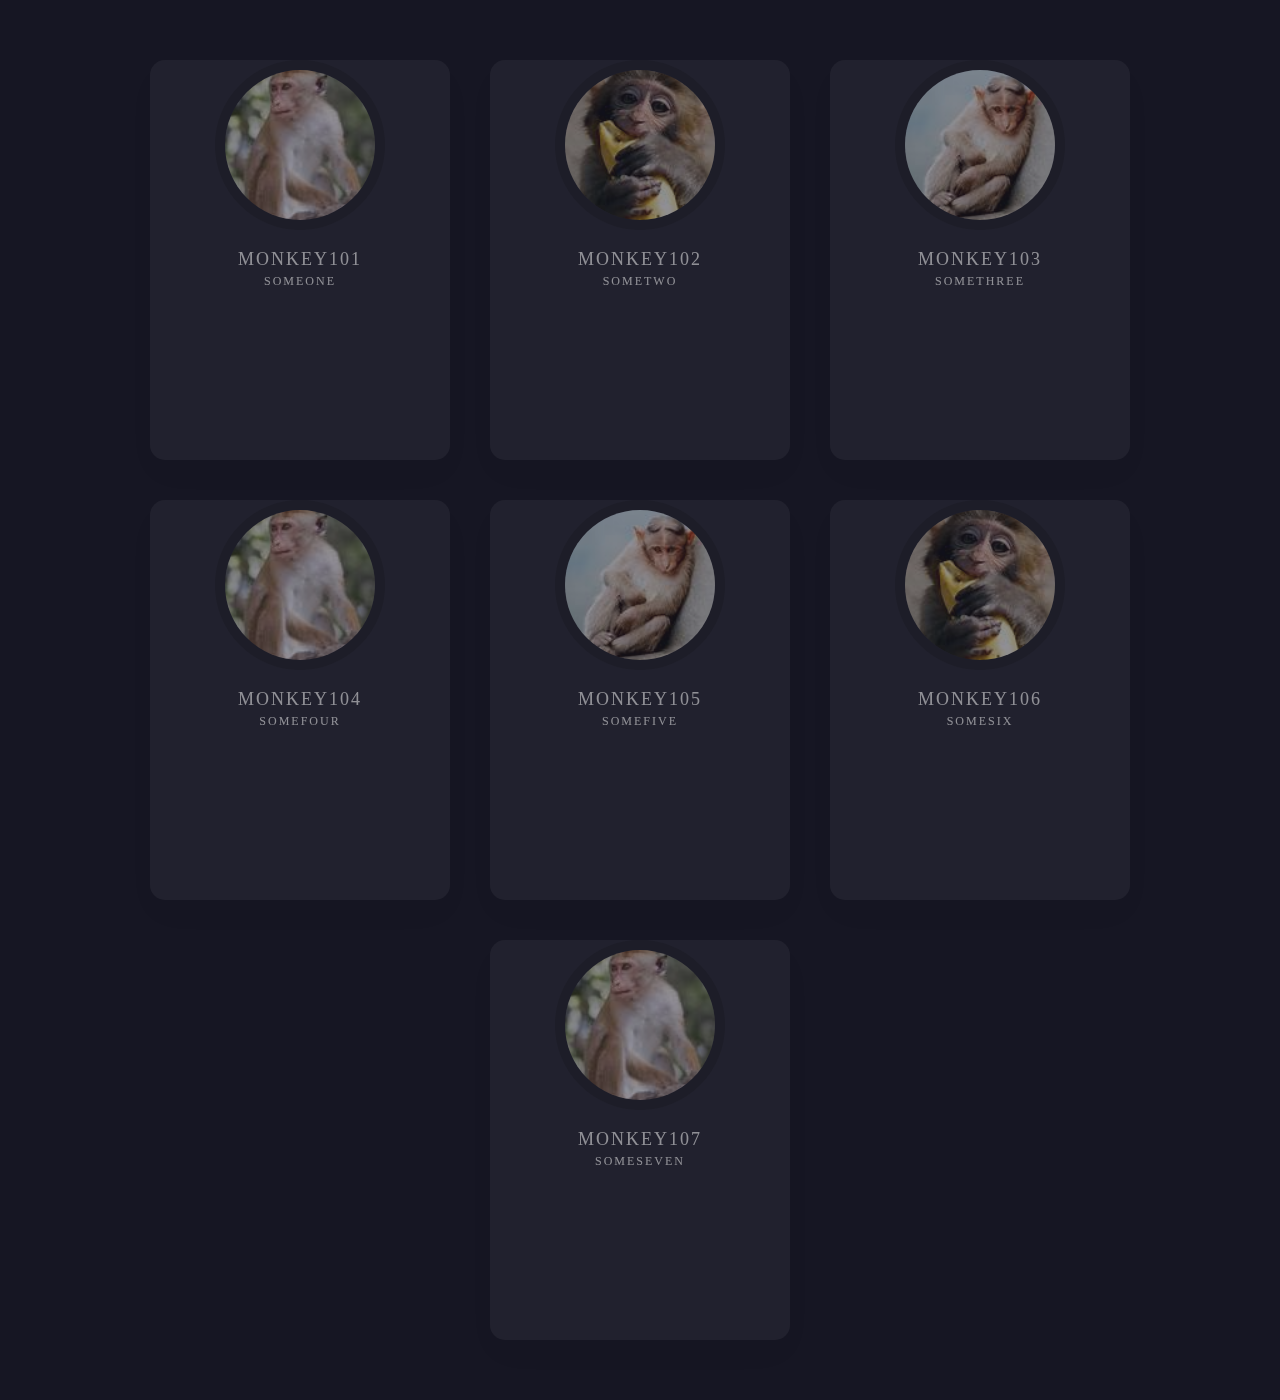
<file: our_team.html>
<!DOCTYPE html>
<html lang="en">
<head>
    <meta charset="UTF-8">
    <meta http-equiv="X-UA-Compatible" content="IE=edge">
    <meta name="viewport" content="width=device-width, initial-scale=1.0">
    <title>OUR TEAM</title>
    <link rel="stylesheet" href="https://stackpath.bootstrapcdn.com/font-awesome/4.7.0/css/font-awesome.min.css" integrity="sha384-wvfXpqpZZVQGK6TAh5PVlGOfQNHSoD2xbE+QkPxCAFlNEevoEH3Sl0sibVcOQVnN" crossorigin="anonymous">
    <link rel="stylesheet" href="OT.css">

</head>
<body>
    <section class="pop">
        <div class="container">
            <div class="card">
            <div class="content">
                <div class="imgBX"><img src="p1.jpg" alt=""></div>
                <div class="contentBX">
                    <h3>MONKEY101<br><span>SOMEONE</span></h3>

                </div>
            </div>
            <ul class="sci">
                <li style="--i:1">
                       <a href="#" target="_blank"><i class="fa fa-facebook" aria-hidden="true"></i></a>
                </li>
                <li style="--i:2">
                    <a href="#" target="_blank"><i class="fa fa-instagram" aria-hidden="true"></i></a>
                </li>
                <li style="--i:3">
                    <a href="#" target="_blank"><i class="fa fa-linkedin" aria-hidden="true"></i></a>
                </li>
            </ul>
            </div>
            <div class="card">
                <div class="content">
                    <div class="imgBX"><img src="p2.jpg" alt=""></div>
                    <div class="contentBX">
                        <h3>MONKEY102<br><span>SOMETWO</span></h3>
    
                    </div>
                </div>
                <ul class="sci">
                    <li style="--i:1">
                           <a href="#" target="_blank"><i class="fa fa-facebook" aria-hidden="true"></i></a>
                    </li>
                    <li style="--i:2">
                        <a href="#" target="_blank"><i class="fa fa-instagram" aria-hidden="true"></i></a>
                    </li>
                    <li style="--i:3">
                        <a href="#" target="_blank"><i class="fa fa-linkedin" aria-hidden="true"></i></a>
                    </li>
                </ul>
                </div>
                <div class="card">
                    <div class="content">
                        <div class="imgBX"><img src="p3.jpg" alt=""></div>
                        <div class="contentBX">
                            <h3>MONKEY103<br><span>SOMETHREE</span></h3>
        
                        </div>
                    </div>
                    <ul class="sci">
                        <li style="--i:1">
                               <a href="#" target="_blank"><i class="fa fa-facebook" aria-hidden="true"></i></a>
                        </li>
                        <li style="--i:2">
                            <a href="#" target="_blank"><i class="fa fa-instagram" aria-hidden="true"></i></a>
                        </li>
                        <li style="--i:3">
                            <a href="#" target="_blank"><i class="fa fa-linkedin" aria-hidden="true"></i></a>
                        </li>
                    </ul>
                    </div>
                    <div class="card">
                        <div class="content">
                            <div class="imgBX"><img src="p1.jpg" alt=""></div>
                            <div class="contentBX">
                                <h3>MONKEY104<br><span>SOMEFOUR</span></h3>
            
                            </div>
                        </div>
                        <ul class="sci">
                            <li style="--i:1">
                                   <a href="#" target="_blank"><i class="fa fa-facebook" aria-hidden="true"></i></a>
                            </li>
                            <li style="--i:2">
                                <a href="#" target="_blank"><i class="fa fa-instagram" aria-hidden="true"></i></a>
                            </li>
                            <li style="--i:3">
                                <a href="#" target="_blank"><i class="fa fa-linkedin" aria-hidden="true"></i></a>
                            </li>
                        </ul>
                        </div>
                        <div class="card">
                            <div class="content">
                                <div class="imgBX"><img src="p3.jpg" alt=""></div>
                                <div class="contentBX">
                                    <h3>MONKEY105<br><span>SOMEFIVE</span></h3>
                
                                </div>
                            </div>
                            <ul class="sci">
                                <li style="--i:1">
                                       <a href="#" target="_blank"><i class="fa fa-facebook" aria-hidden="true"></i></a>
                                </li>
                                <li style="--i:2">
                                    <a href="#" target="_blank"><i class="fa fa-instagram" aria-hidden="true"></i></a>
                                </li>
                                <li style="--i:3">
                                    <a href="#" target="_blank"><i class="fa fa-linkedin" aria-hidden="true"></i></a>
                                </li> 
                                                          
                            </ul>
                            </div>
                            <div class="card">
                                <div class="content">
                                    <div class="imgBX"><img src="p2.jpg" alt=""></div>
                                    <div class="contentBX">
                                        <h3>MONKEY106<br><span>SOMESIX</span></h3>
                    
                                    </div>
                                </div>
                                <ul class="sci">
                                    <li style="--i:1">
                                           <a href="#" target="_blank"><i class="fa fa-facebook" aria-hidden="true"></i></a>
                                    </li>
                                    <li style="--i:2">
                                        <a href="#" target="_blank"><i class="fa fa-instagram" aria-hidden="true"></i></a>
                                    </li>
                                    <li style="--i:3">
                                        <a href="#" target="_blank"><i class="fa fa-linkedin" aria-hidden="true"></i></a>
                                    </li>
                                </ul>
                                </div>
                                <div class="card">
                                    <div class="content">
                                        <div class="imgBX"><img src="p1.jpg" alt=""></div>
                                        <div class="contentBX">
                                            <h3>MONKEY107<br><span>SOMESEVEN</span></h3>
                        
                                        </div>
                                    </div>
                                    <ul class="sci">
                                        <li style="--i:1">
                                               <a href="#" target="_blank"><i class="fa fa-facebook" aria-hidden="true"></i></a>
                                        </li>
                                        <li style="--i:2">
                                            <a href="#" target="_blank"><i class="fa fa-instagram" aria-hidden="true"></i></a>
                                        </li>
                                        <li style="--i:3">
                                            <a href="#" target="_blank"><i class="fa fa-linkedin" aria-hidden="true"></i></a>
                                        </li>
                                    </ul>
                                    </div>
        </div>
        <script src="st.js"></script>
    </section>
</body>
</html>
</file>
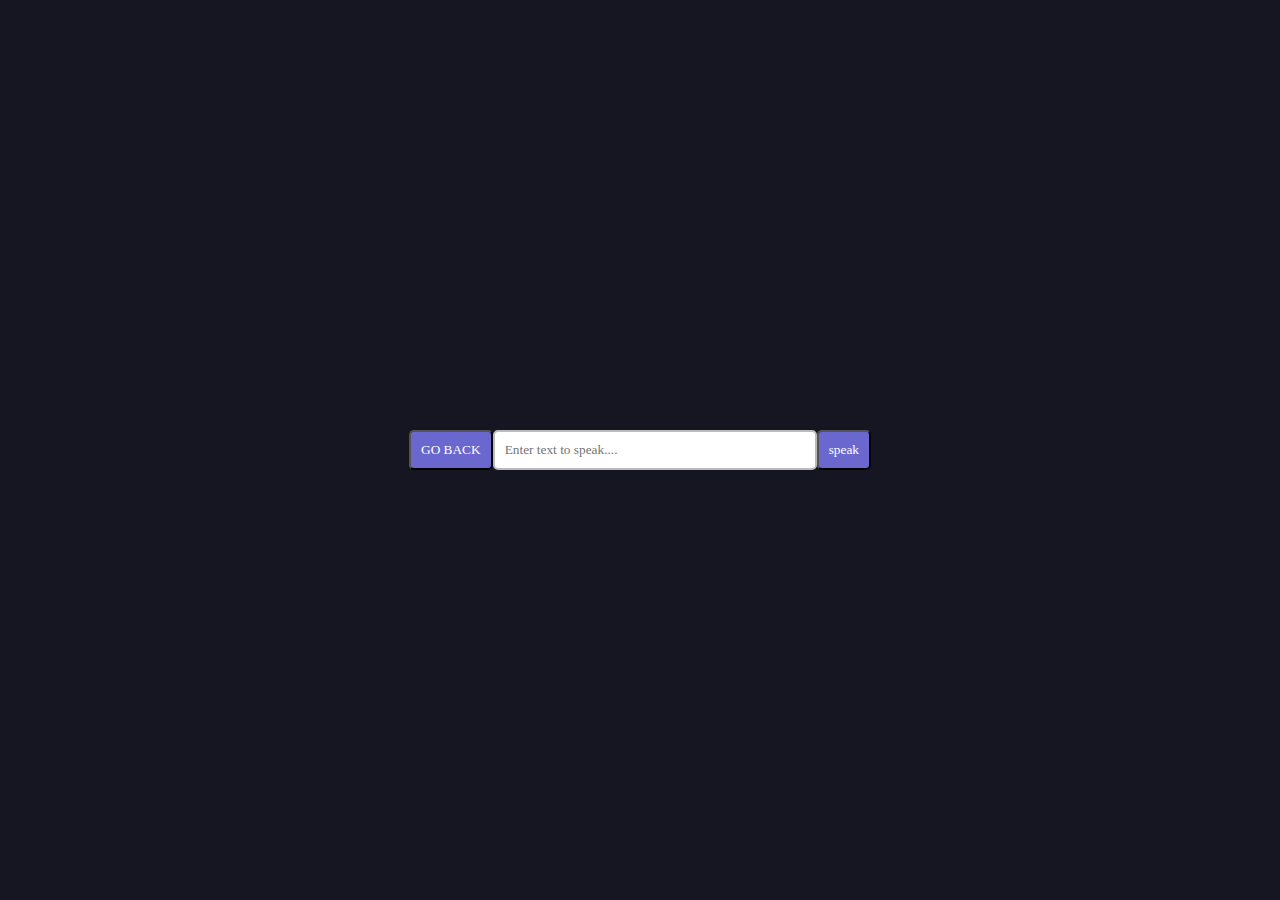
<file: t2s.html>
<!DOCTYPE html>
<html lang="en">
<head>
    <meta charset="UTF-8">
    <meta http-equiv="X-UA-Compatible" content="IE=edge">
    <meta name="viewport" content="width=device-width, initial-scale=1.0">
    <title>SPEAKER</title>
    <link rel="stylesheet" href="my.css">
    <link rel="stylesheet" href="OT.css">
</head>
<body>
    <header>
        <a href="index.html" > <button type="button">GO BACK</button></a>
    </header>
    <div>
        <input type="text" id="text-to-speech" placeholder="Enter text to speak...."  >
       
    </div>
    <div>
        <button type="button" onclick="textToAudio()">speak</button>
    </div>
    <div id="lol" style="color: red;">
    
    </div>
    <script>
        function valo(){
        let md = document.getElementById('text-to-speech').value;
        console.log(md);
        }
    </script>
    <script>
        function textToAudio(){
            let msg = document.getElementById("text-to-speech").value;
            let status = document.getElementById('lol');
            let speech = new SpeechSynthesisUtterance();
            speech.lang = "en-UK";
            kk = msg;
            
            speech.text = msg;
            speech.volume = 1;
            speech.rate = 1;
            speech.pitch = 1;

            status.style.color = 'green';
            window.speechSynthesis.speak(speech);
            
        }
    </script>

   
</script>
</body>
</html>
</file>
<file: OT.css>
*{
    margin: 0;
    padding: 0;
    font-family: fantasy;
}
body{
    display: flex;
    justify-content: center;
    align-items: center;
    flex-wrap: wrap;
    background: #161623;
    min-height: 100vh;
}
section{
    position: relative;
}
section::before{
    content: '';
    position:absolute;
    top: 0;
    left: 0;
    width: 100%;
    height: 100%;
    /* background: linear-gradient(#f00,#f0f); */
    /* clip-path: circle(30% at right 70%); */
}
section::after{
    content: '';
    position:absolute;
    top: 0;
    left: 0;
    width: 100%;
    height: 100%;
    /* background: linear-gradient(#2196f3,#e91e63); */
    /* clip-path: circle(20% at 10% 10%); */
}
.container{
    position: relative;
    z-index: 1;
    display: flex;
    justify-content: center;
    align-items: center;
    flex-wrap: wrap;
    margin: 40px 0;
}
.container .card{
    position: relative;
    width: 300px;
    height: 400px;
    background: rgba(255, 255, 255, 0.05);
    margin: 20px;
    box-shadow: 0  15px  35px rgba(0, 0,0, 0.02);
    border-radius: 15px;
    justify-content: center;
    align-items: center;
    backdrop-filter: blur(10px);
}
.container .card .content{
    position:relative;
    display: flex;
    justify-content: center;
    align-items: center;
    flex-direction: column;
    opacity: 0.5;
    transition: 0.5s;
}
.container .card:hover .content{
    opacity: 1;
    transform: translateY(-20px);
}
.container .card .content .imgBX{
    position: relative;
    width: 150px;
    height: 150px;
    border-radius: 50%;
    overflow: hidden;
    border: 10px solid rgba(0,0,0,0.25);
}
.container .card .content .imgBX img{
    position: absolute;
    top:0;
    left: 0;
    width: 100%;
    height: 100%;
    object-fit: cover;
}
.container .card .content .contentBX h3{
    color: #fff;
    text-transform: uppercase;
    letter-spacing: 2px;
    font-weight: 500;
    font-size: 18px;
    text-align: center;
    margin: 20px 0 10px;
    line-height: 1.1em;
}
.container .card .content .contentBX h3 span{
    font-size: 12px;
    font-weight: 300;
    text-transform: initial;
}
.container .card .sci{
    position: absolute;
    bottom: 50px;
    left: 31%;
    display: flex;
}
.container .card .sci li{
    list-style: none;
    margin: 0 10px;
    transform: translateY(40px);
    opacity: 0;
    transition: 0.5s;
    transition-delay: calc(0.1s * var(--i));
}
.container .card:hover .sci li{
    transform: translateY(0px);
    opacity: 1;
}
.container .card .sci li a{
    color: #fff;
    font-size: 24px;
}
</file>
<file: my.css>
input{
    padding: 10px;
    width: 300px;
    border-radius: 5px;
    border: solid 2px #BBB;
}
div{
    margin: 10px 0px ;

}
button{
    padding: 10px;
    background-color: #6a67ce;
    color: #FFFFFF;
    cursor: pointer;
    border-radius: 5px ;
}
</file>
